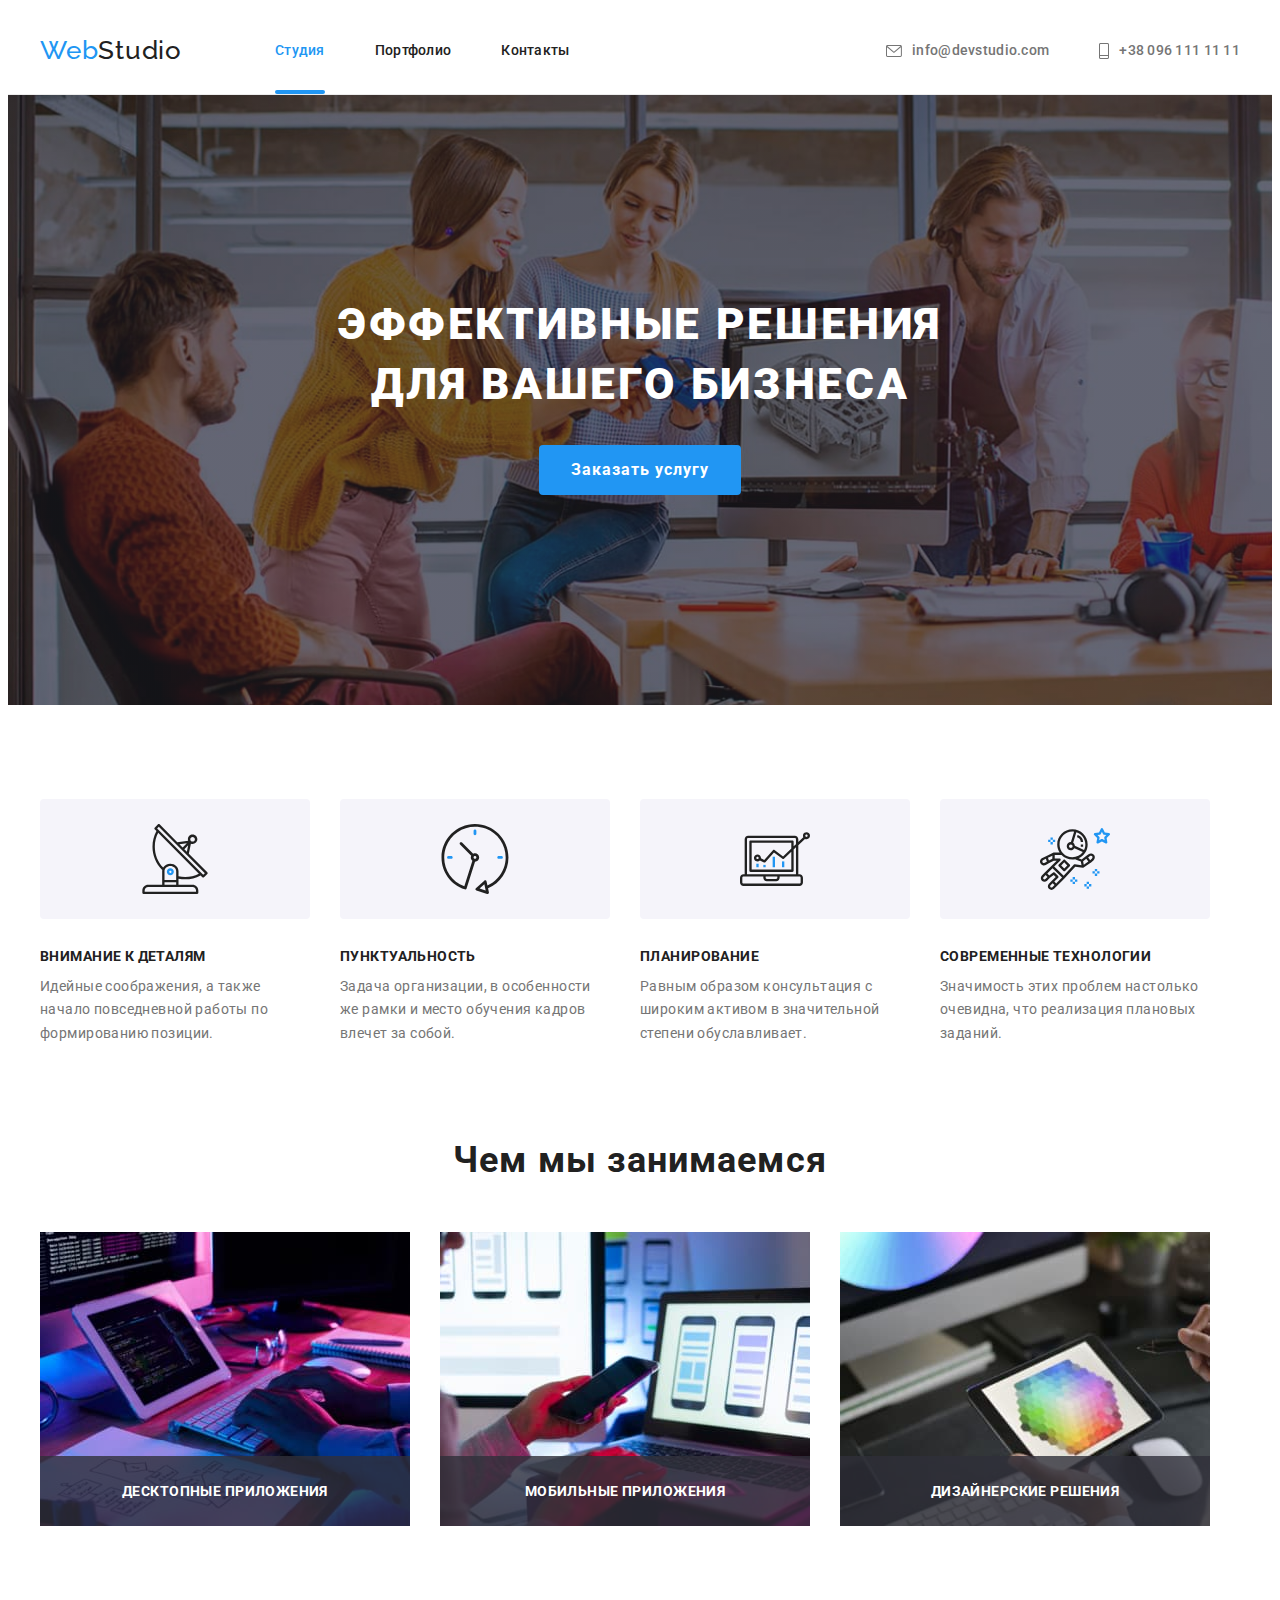
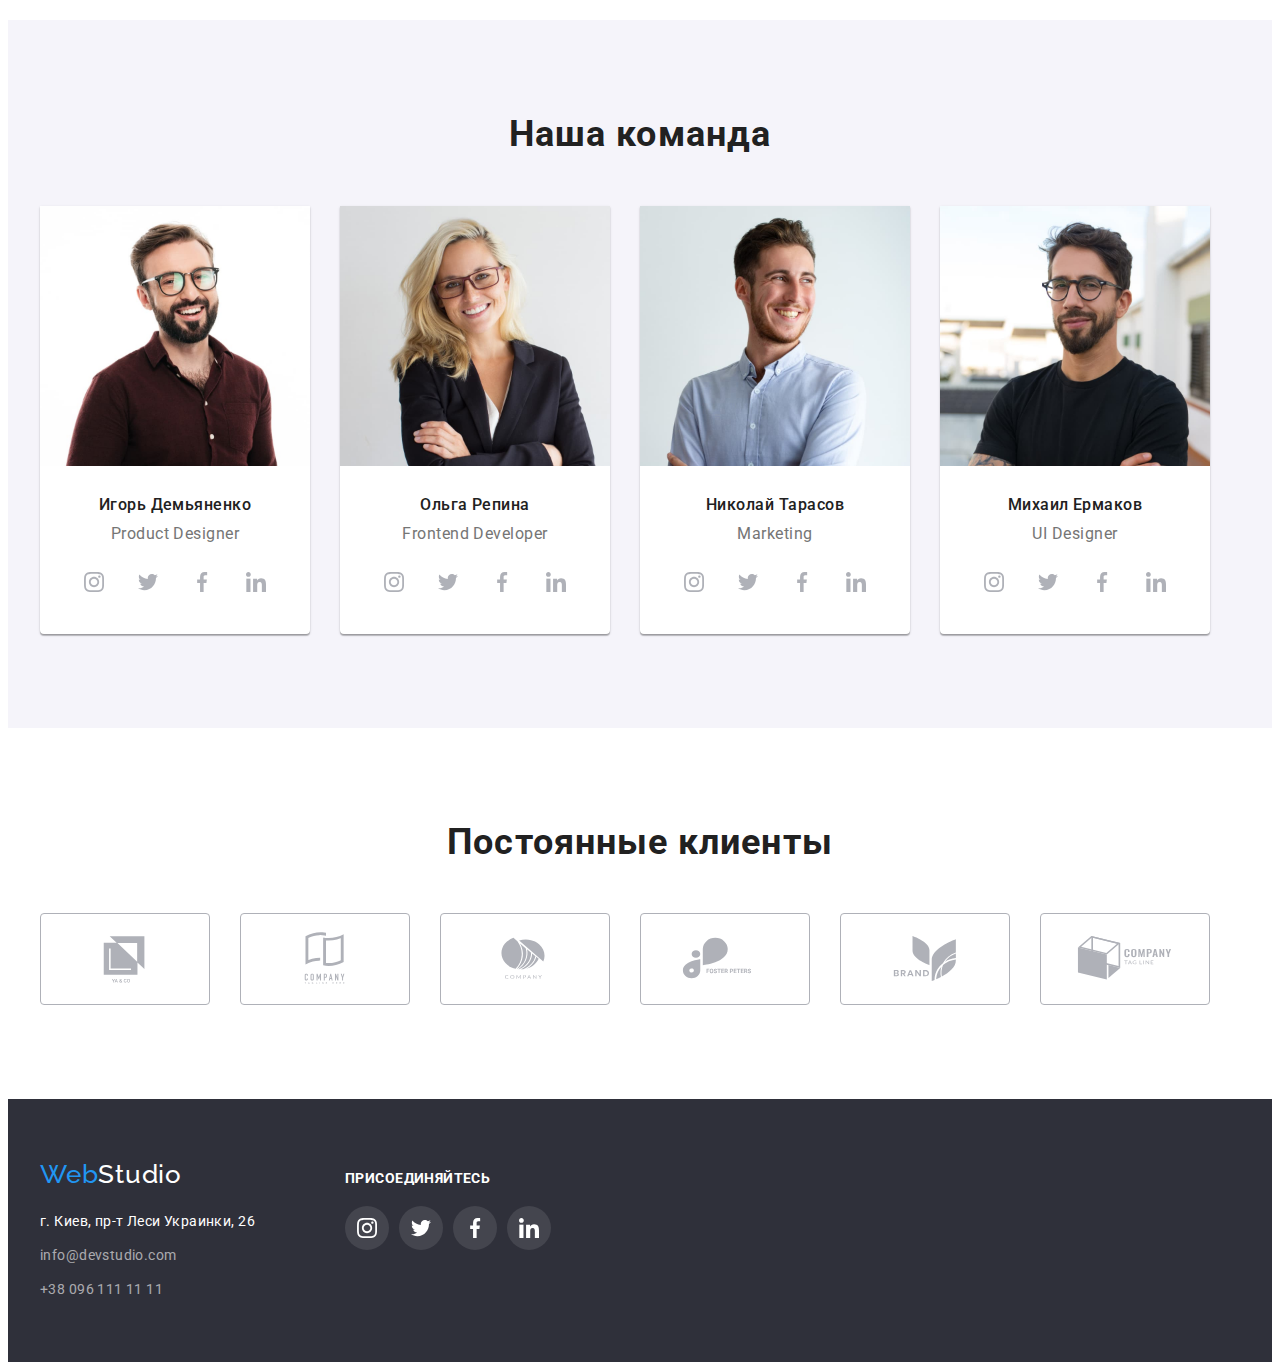
<file: index.html>
<!DOCTYPE html>
<html lang="ru">

<head>
    <meta charset="UTF-8">
    <meta http-equiv="X-UA-Compatible" content="IE=edge">
    <meta name="viewport" content="width=device-width, initial-scale=1.0">
    <title>WebStudio</title>
    <link rel="preconnect" href="https://fonts.googleapis.com">
    <link rel="preconnect" href="https://fonts.gstatic.com" crossorigin>
    <link href="https://fonts.googleapis.com/css2?family=Raleway:wght@700&family=Roboto:wght@400;500;700;900&display=swap"
    rel="stylesheet">
    <link rel="stylesheet" href="https://cdnjs.cloudflare.com/ajax/libs/modern-normalize/1.1.0/modern-normalize.min.css"
        integrity="sha512-wpPYUAdjBVSE4KJnH1VR1HeZfpl1ub8YT/NKx4PuQ5NmX2tKuGu6U/JRp5y+Y8XG2tV+wKQpNHVUX03MfMFn9Q=="
        crossorigin="anonymous" referrerpolicy="no-referrer" />
    <link rel="stylesheet" href="./CSS/styles.css">
</head>

<body class="body">
    <!--Навигация и контакты-->
    <header class="header">   
        <div class="container header-container">              
        <nav class="navigation">
            <a class="link logo" href="/">Web<span class="part-logo">Studio</span></a>
            <ul class="nav-list list">
                <li class="nav-list-item">
                    <a class="nav-link link current" href="./index.html">Студия</a></li>
                    
                <li class="nav-list-item">
                    <a class="nav-link link" href="./portfolio.html">Портфолио</a></li>
                <li class="nav-list-item">
                    <a class="nav-link link" href="">Контакты</a></li>
            </ul>
        </nav>
        <div class="">
        <ul class="contacts list">
            <li class="contacts-item">
                <a class="contacts-link link" href="mailto:info@devstudio.com">
                    <svg class="envelope" width="16" height="12">
                        <use href="./image/symbol-defs.svg#icon-envelope-hover"></use>
                    </svg>info@devstudio.com</a></li>
            <li class="contacts-item">
                <a class="contacts-link link" href="tel:+380961111111">
                    <svg class="vector" width="10" height="16">
                    <use href="./image/symbol-defs.svg#icon-Vector"></use>
                </svg>+38 096 111 11 11</a></li>
        </ul>
        </div>
        </div>
    </header>
    <main>
        <!--Герой-->
        <section class="hero">     
            <div class="container">
            <h1 class="title">Эффективные решения <br>для вашего бизнеса</h1>
            <button class="hero-button btn" type="button" data-modal-open>Заказать услугу</button> 
            </div>
        </section>
        <!--Секция 1 "качества"-->
        <section class="section-qualities">
            <div class="container">
            <h2 class="header-section-qualities">Мы гарантируем</h2>
            <ul class="qualities-list list">
                <li class="qualities-list-item">   
                    <div class="qualities-image-box">
                    <svg class="antenna" width="70" height="70">
                        <use href="./image/symbol-defs-qualities.svg#icon-antenna-1-1"></use>
                    </svg>
                    </div>
                    <h3 class="qualities-head-list">Внимание к деталям</h3>
                    <p class="qualities-list-text">Идейные соображения, а также начало повседневной работы по формированию позиции.</p>
                </li>
                <li class="qualities-list-item">   
                    <div class="qualities-image-box">
                    <svg class="clock" width="70" height="70">
                        <use href="./image/symbol-defs-qualities.svg#icon-clock-1-1"></use>
                    </svg>
                    </div>
                    <h3 class="qualities-head-list">Пунктуальность</h3>
                    <p class="qualities-list-text">Задача организации, в особенности же рамки и место обучения кадров влечет за собой.</p>
                </li>
                <li class="qualities-list-item">      
                    <div class="qualities-image-box">
                    <svg class="diagram" width="70" height="70">
                        <use href="./image/symbol-defs-qualities.svg#icon-diagram-1-1"></use>
                    </svg>
                    </div>
                    <h3 class="qualities-head-list">Планирование</h3>
                    <p class="qualities-list-text">Равным образом консультация с широким активом в значительной степени обуславливает.</p>
                </li>
                <li class="qualities-list-item"> 
                    <div class="qualities-image-box">
                    <svg class="astronaut" width="70" height="70">
                        <use href="./image/symbol-defs-qualities.svg#icon-astronaut-1-1"></use>
                    </svg>
                    </div>
                    <h3 class="qualities-head-list">Современные технологии</h3>
                    <p class="qualities-list-text">Значимость этих проблем настолько очевидна, что реализация плановых заданий.</p>
                </li>
            </ul>
        </div>
        </section>
        <!--Секция 2 "Услуги"-->
        <section class="section-services">
            <div class="container">
            <h2 class="header-section">Чем мы занимаемся</h2>
            <ul class="services-list list">
                <li class="services-list-item">
                    <div class="servicec-position">
                    <p class="additional-text services-text">Десктопные приложения</p>
                    <img src="./image/FrontEnd.jpg" alt="ФронтЕнд" width="370" class="service-img" />                   
                    </div>
                </li>
                <li class="services-list-item">
                    <div class="servicec-position">
                    <p class="additional-text services-text">Мобильные приложения</p>
                    <img src="./image/Marketing.jpg" alt="Маркетинг" width="370" class="service-img" />
                    </div>
                </li>
                <li class="services-list-item">
                    <div class="servicec-position">
                    <p class="additional-text services-text">Дизайнерские решения</p>
                    <img src="./image/Designer.jpg" alt="Дизайн" width="370" class="service-img" />
                    </div>
                </li>
                
                </ul>
            </div>
        </section>
        <!--Секция 3 "Команда"-->
        <section class="section-team">
            <div class="container">
            <h2 class="header-section">Наша команда</h2>
            <ul class="team-list list">
                <li class="team-list-item team-border">
                    <img src="./image/IgorDemyanenko.jpg" alt="Дизайнер" width="270" class="team-img" />
                    <div class="names-position">
                    <h3 class="names">Игорь Демьяненко</h3>
                    <p class="position ">Product Designer</p>
                    <ul class="social-list list">
                        <li class="social-list-item">
                            <a class="social-list-link" href="">
                                <svg class="social-list-icon" width="20" height="20" >
                                    <use href="./image/symbol-defs.svg#icon-instagram-2">
                                    </use>
                                </svg>
                            </a>
                        </li>
                        <li class="social-list-item">
                            <a class="social-list-link" href="">
                                <svg class="social-list-icon"  width="20" height="20">
                                    <use href="./image/symbol-defs.svg#icon-twitter-1">
                                    </use>
                                </svg>
                            </a>
                        </li>
                        <li class="social-list-item">
                            <a class="social-list-link" href="">
                                <svg class="social-list-icon"  width="20" height="20">
                                    <use href="./image/symbol-defs.svg#icon-facebook-1">                       
                                    </use>
                                </svg>
                            </a>
                        </li>
                        <li class="social-list-item">
                            <a class="social-list-link" href="">
                                <svg class="social-list-icon"  width="20" height="20">
                                    <use href="./image/symbol-defs.svg#icon-linkedin-1">                       
                                    </use>
                                </svg>
                            </a>
                        </li>
                    </ul>
                    </div>
                </li>
                <li class="team-list-item team-border">
                    <img src="./image/OlgaRepina.jpg" alt="Фронтенд разработчик" width="270" class="team-img" />
                    <div class="names-position">
                    <h3 class="names">Ольга Репина</h3>
                    <p class="position ">Frontend Developer</p>
                    <ul class="social-list list">
                        <li class="social-list-item">
                            <a class="social-list-link" href="">
                                <svg class="social-list-icon" width="20" height="20">
                                    <use href="./image/symbol-defs.svg#icon-instagram-2">
                                    </use>
                                </svg>
                            </a>
                        </li>
                        <li class="social-list-item">
                            <a class="social-list-link" href="">
                                <svg class="social-list-icon" width="20" height="20">
                                    <use href="./image/symbol-defs.svg#icon-twitter-1">
                                    </use>
                                </svg>
                            </a>
                        </li>
                        <li class="social-list-item">
                            <a class="social-list-link" href="">
                                <svg class="social-list-icon" width="20" height="20">
                                    <use href="./image/symbol-defs.svg#icon-facebook-1">
                                    </use>
                                </svg>
                            </a>
                        </li>
                        <li class="social-list-item">
                            <a class="social-list-link" href="">
                                <svg class="social-list-icon" width="20" height="20">
                                    <use href="./image/symbol-defs.svg#icon-linkedin-1">
                                    </use>
                                </svg>
                            </a>
                        </li>
                    </ul>
                    </div>
                </li>
                <li class="team-list-item team-border">
                    <img src="./image/NikolaiTarasov.jpg" alt="Маркетинг" width="270" class="team-img" />
                    <div class="names-position">
                    <h3 class="names">Николай Тарасов</h3>
                    <p class="position">Marketing</p>
                    <ul class="social-list list">
                        <li class="social-list-item">
                            <a class="social-list-link" href="">
                                <svg class="social-list-icon" width="20" height="20">
                                    <use href="./image/symbol-defs.svg#icon-instagram-2">
                                    </use>
                                </svg>
                            </a>
                        </li>
                        <li class="social-list-item">
                            <a class="social-list-link" href="">
                                <svg class="social-list-icon" width="20" height="20">
                                    <use href="./image/symbol-defs.svg#icon-twitter-1">
                                    </use>
                                </svg>
                            </a>
                        </li>
                        <li class="social-list-item">
                            <a class="social-list-link" href="">
                                <svg class="social-list-icon" width="20" height="20">
                                    <use href="./image/symbol-defs.svg#icon-facebook-1">
                                    </use>
                                </svg>
                            </a>
                        </li>
                        <li class="social-list-item">
                            <a class="social-list-link" href="">
                                <svg class="social-list-icon" width="20" height="20">
                                    <use href="./image/symbol-defs.svg#icon-linkedin-1">
                                    </use>
                                </svg>
                            </a>
                        </li>
                    </ul>
                    </div>
                </li>
                <li class="team-list-item team-border">
                    <img src="./image/MikhailErmakov.jpg" alt="Дизайнер интерфейсов" width="270" class="team-img" />
                    <div class="names-position">
                    <h3 class="names">Михаил Ермаков</h3>
                    <p class="position">UI Designer</p>
                    <ul class="social-list list">
                        <li class="social-list-item">
                            <a class="social-list-link" href="">
                                <svg class="social-list-icon" width="20" height="20">
                                    <use href="./image/symbol-defs.svg#icon-instagram-2">
                                    </use>
                                </svg>
                            </a>
                        </li>
                        <li class="social-list-item">
                            <a class="social-list-link" href="">
                                <svg class="social-list-icon" width="20" height="20">
                                    <use href="./image/symbol-defs.svg#icon-twitter-1">
                                    </use>
                                </svg>
                            </a>
                        </li>
                        <li class="social-list-item">
                            <a class="social-list-link" href="">
                                <svg class="social-list-icon" width="20" height="20">
                                    <use href="./image/symbol-defs.svg#icon-facebook-1">
                                    </use>
                                </svg>
                            </a>
                        </li>
                        <li class="social-list-item">
                            <a class="social-list-link" href="">
                                <svg class="social-list-icon" width="20" height="20">
                                    <use href="./image/symbol-defs.svg#icon-linkedin-1">
                                    </use>
                                </svg>
                            </a>
                        </li>
                    </ul>
                    </div>
                </li>
            </ul>
            </div>
        </section>
        <!-- Секция 4 "Постоянные клиенты" -->
        <section class="client-section">
            <div class="container">
            <h2 class="header-section">Постоянные клиенты</h2> 
            <ul class="client-list list">
                <li class="client-list-item">
                    <a class="client-list-link" href="">
                        <div class="client-image-box">
                        <svg class="logo-company" width="106" height="60">
                            <use href="./image/symbol-defs.svg#icon-Logo">
                            </use>
                        </svg>
                        </div>
                    </a>
                </li>
                <li class="client-list-item">
                    <a class="client-list-link" href="">
                        <div class="client-image-box">
                        <svg class="logo-company" width="106" height="60">
                            <use href="./image/symbol-defs.svg#icon-Logo-1">
                            </use>
                        </svg>
                        </div>
                    </a>
                </li>
                <li class="client-list-item">
                    <a class="client-list-link" href="">
                        <div class="client-image-box">
                        <svg class="logo-company" width="106" height="60">
                            <use href="./image/symbol-defs.svg#icon-Logo-2">
                            </use>
                        </svg>
                        </div>
                    </a>
                </li>
                <li class="client-list-item">
                    <a class="client-list-link" href="">
                        <div class="client-image-box">
                        <svg class="logo-company" width="106" height="60">
                            <use href="./image/symbol-defs.svg#icon-Logo-3">
                            </use>
                        </svg>
                        </div>
                    </a>
                </li>
                <li class="client-list-item">
                    <a class="client-list-link" href="">
                        <div class="client-image-box">
                        <svg class="logo-company" width="106" height="60">
                            <use href="./image/symbol-defs.svg#icon-Logo-4">
                            </use>
                        </svg>
                        </div>
                    </a>
                </li>
                <li class="client-list-item">
                    <a class="client-list-link" href="">
                        <div class="client-image-box">
                        <svg class="logo-company" width="106" height="60">
                            <use href="./image/symbol-defs.svg#icon-Logo-5">
                            </use>
                        </svg>
                        </div>
                    </a>
                </li>
            </ul>
            </div>
        </section>
        <!-- Футер -->
        <footer class="footer">          
        <div class="container">
            <div class="footer-section">
            <div class="address-block">
            <a class="link logo" href="/">Web<span class="footer-part-logo">Studio</span></a>
            <address class="footer-address">
                <ul class="address-list list">
                    <li class="address-list-item">
                        <a class="address-list-location link" href="https://goo.gl/maps/WCJeutTfx12b1jP4A">г. Киев, пр-т Леси Украинки, 26</a></li>
                    <li class="address-list-item">
                        <a class="address-list-text link" href="mailto:info@devstudio.com">info@devstudio.com</a></li>
                    <li class="address-list-item">
                        <a class="address-list-text link" href="tel:+380961111111">+38 096 111 11 11</a></li>
                </ul>
            </address>
            </div>
            <div class="footer-link-address"> 
                <h3 class="footer-text">присоединяйтесь</h3>
                <ul class="footer-list list">
                    <li class="footer-list-item">
                        <a class="footer-social-list-link" href="">
                            <svg class="footer-social-list-icon" width="20" height="20">
                                <use href="./image/symbol-defs.svg#icon-instagram-2">
                                </use>
                            </svg>
                        </a>
                    </li>
                    <li class="footer-list-item">
                        <a class="footer-social-list-link" href="">
                            <svg class="footer-social-list-icon" width="20" height="20">
                                <use href="./image/symbol-defs.svg#icon-twitter-1">
                                </use>
                            </svg>
                        </a>
                    </li>
                    <li class="footer-list-item">
                        <a class="footer-social-list-link" href="">
                            <svg class="footer-social-list-icon" width="20" height="20">
                                <use href="./image/symbol-defs.svg#icon-facebook-1">
                                </use>
                            </svg>
                        </a>
                    </li>
                    <li class="footer-list-item">
                        <a class="footer-social-list-link" href="">
                            <svg class="footer-social-list-icon" width="20" height="20">
                                <use href="./image/symbol-defs.svg#icon-linkedin-1">
                                </use>
                            </svg>
                        </a>
                    </li>
                </ul>
            </div>
            </div>
        </div>
        </footer>
        <div class="backdrop is-hidden" data-modal>
        <div class="modal">
            <button type="button" class="modal-close-btn" data-modal-close>
                <svg class="modal-close-icn" width="11" height="11">
                    <use href="./image/symbol-defs.svg#icon-Vector-2"></use>
                </svg>
            </button>
        </div>  
        </div>
        
    </main>
<script src="./js/modal.js"></script>
</body>

</html>
</file>
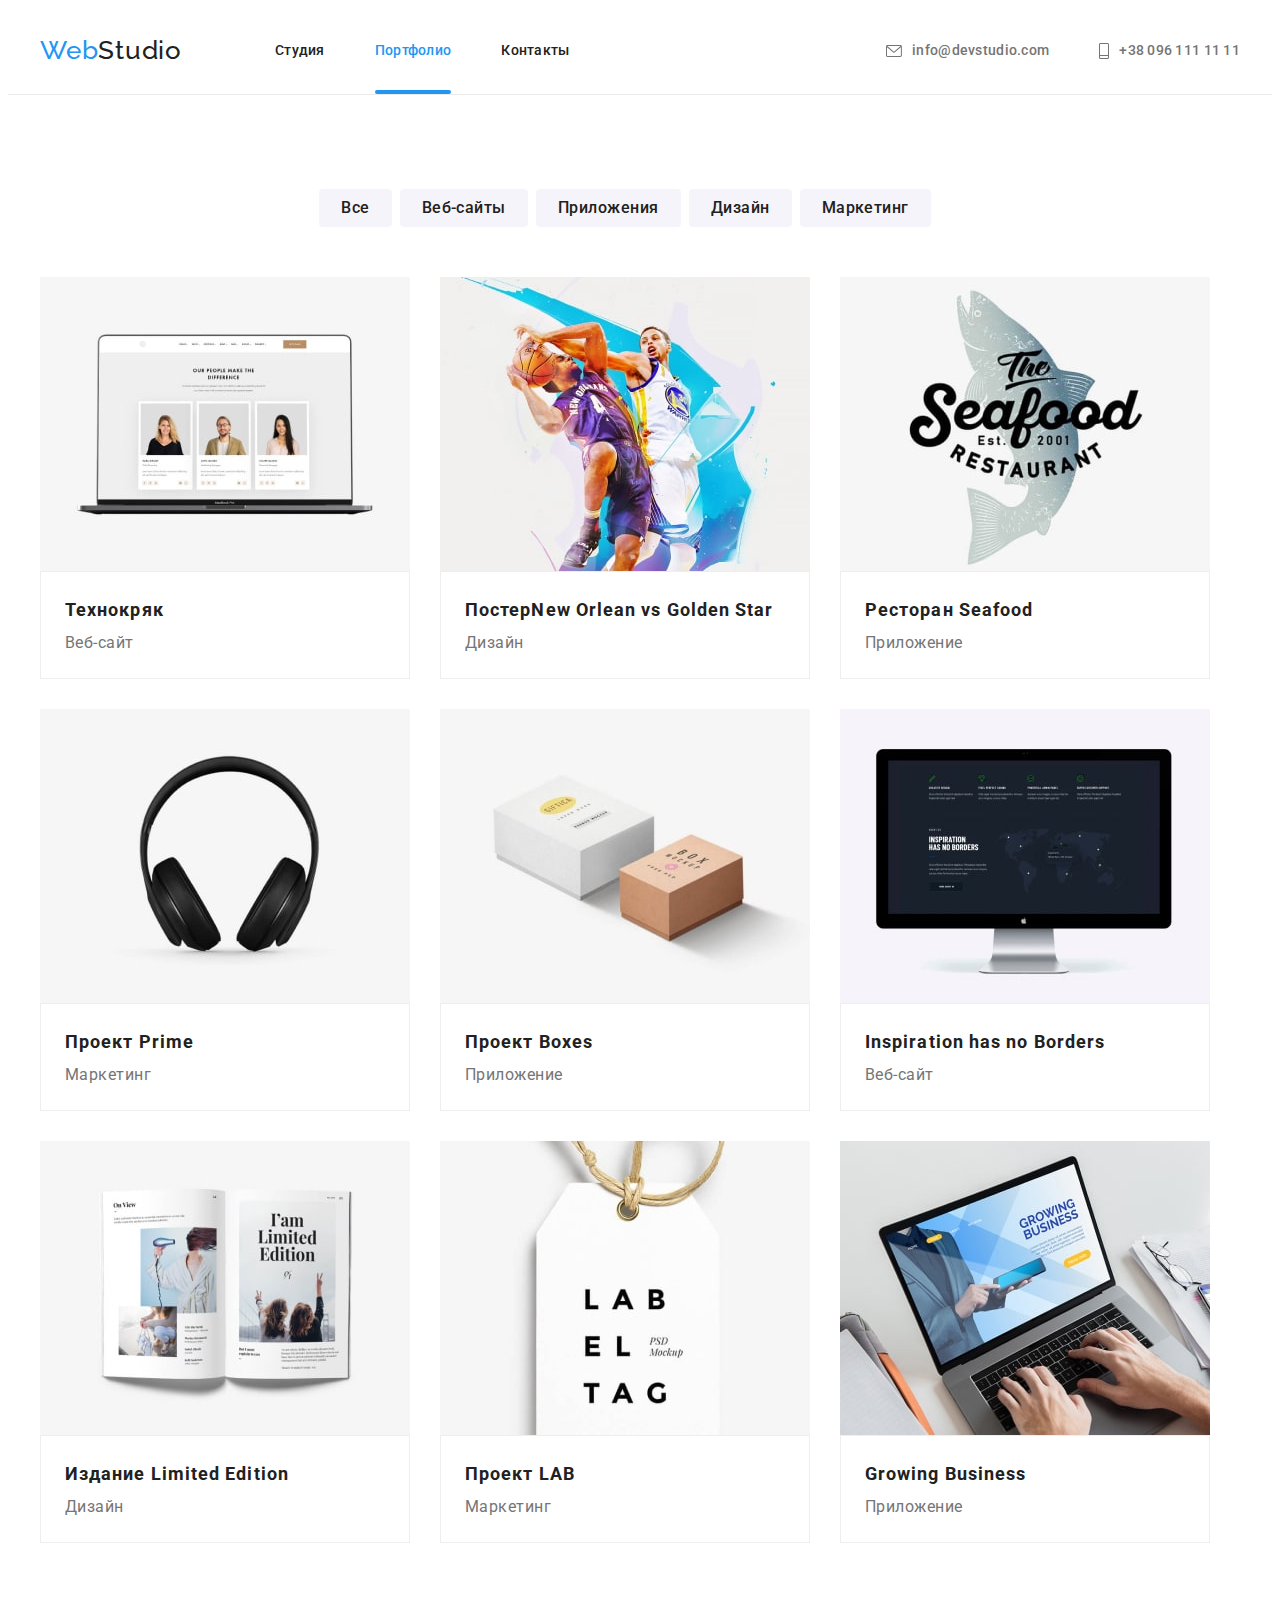
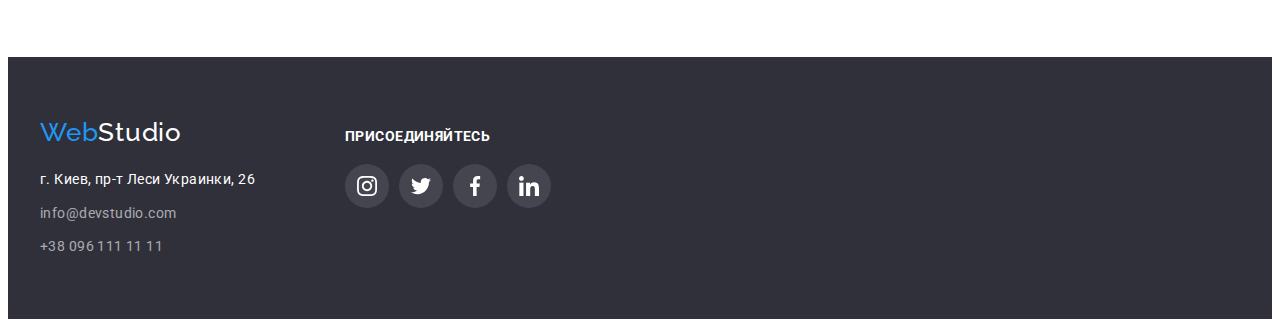
<file: portfolio.html>
<!DOCTYPE html>
<html lang="ru">

<head>
    <meta charset="UTF-8">
    <meta http-equiv="X-UA-Compatible" content="IE=edge">
    <meta name="viewport" content="width=device-width, initial-scale=1.0">
    <title>Portfolio</title>
    <link rel="preconnect" href="https://fonts.googleapis.com">
    <link rel="preconnect" href="https://fonts.gstatic.com" crossorigin>
    <link href="https://fonts.googleapis.com/css2?family=Raleway:wght@700&family=Roboto:wght@400;500;700;900&display=swap"
        rel="stylesheet">
    <link rel="stylesheet" href="https://cdnjs.cloudflare.com/ajax/libs/modern-normalize/1.1.0/modern-normalize.min.css"
            integrity="sha512-wpPYUAdjBVSE4KJnH1VR1HeZfpl1ub8YT/NKx4PuQ5NmX2tKuGu6U/JRp5y+Y8XG2tV+wKQpNHVUX03MfMFn9Q=="
            crossorigin="anonymous" referrerpolicy="no-referrer" />
    <link rel="stylesheet" href="./CSS/styles.css">
</head>
<body class="body">
    <!--Навигация и контакты-->
    <header class="header">
        <div class="container header-container">
            <nav class="navigation">
                <a class="link logo" href="/">Web<span class="part-logo">Studio</span></a>
                <ul class="nav-list list">
                    <li class="nav-list-item">
                        <a class="nav-link link" href="./index.html">Студия</a>
                    </li>
                    <li class="nav-list-item">
                        <a class="nav-link link current" href="./portfolio.html">Портфолио</a>
                    </li>
                    <li class="nav-list-item">
                        <a class="link" href="">Контакты</a>
                    </li>
                </ul>
            </nav>
            <div class="">
                <ul class="contacts list">
                    <li class="contacts-item">
                        <a class="contacts-link link" href="mailto:info@devstudio.com">
                            <svg class="envelope" width="16" height="12">
                                <use href="./image/symbol-defs.svg#icon-envelope-hover"></use>
                            </svg>info@devstudio.com</a>
                    </li>
                    <li class="contacts-item">
                        <a class="contacts-link link" href="tel:+380961111111">
                            <svg class="vector" width="10" height="16">
                                <use href="./image/symbol-defs.svg#icon-Vector"></use>
                            </svg>+38 096 111 11 11</a>
                    </li>
                </ul>
            </div>
        </div>
    </header>
    <section class="section-projects">
        <div class="container">
        <ul class="filters-list list">
            <li class="filters-list-item">
                <button class="filters-btn btn" type="button">Все</button></li>
            <li class="filters-list-item">
                <button class="filters-btn btn" type="button">Веб-сайты</button></li>
            <li class="filters-list-item">
                <button class="filters-btn btn" type="button">Приложения</button></li>
            <li class="filters-list-item">
                <button class="filters-btn btn" type="button">Дизайн</button></li>
            <li class="filters-list-item">
                <button class="filters-btn btn" type="button">Маркетинг</button></li>
        </ul>
        <h2 class="main-header-projects">Наши работы</h2>
        <ul class="projects-list list">
            <li class="projects-list-item">   
                <a class="project-list-link link" href="">
                <div class="project-list-content">
                    <img src="./image/technoquack-min.jpg" alt="technoquack" width="370" class="projects-img" />
                    <p class="overlay">Ресурс предлагает комплексные предложения с разным уровнем функционала и сервисов. Все это позволит посетителю получить
                исчерпывающие сведения о компании или частном лице.</p>
                </div>
                <div class="projects-list-position">
                    <h3 class="header-projects">Технокряк</h3>
                    <p class="projects-text">Веб-сайт</p>
                </div>
                </a>
            </li>
            <li class="projects-list-item">
                <a class="project-list-link link" href="">
                <div class="project-list-content">
                    <img src="./image/NewOrleanvsGoldenStarposter-min.jpg" alt="New Orlean vs Golden Star poster" width="370" class="projects-img" />
                    <p class="overlay">Ресурс предлагает комплексные предложения с разным уровнем функционала и сервисов. Все это позволит
                    посетителю получить
                    исчерпывающие сведения о компании или частном лице.</p>
                </div>
                <div class="projects-list-position">               
                <h3 class="header-projects">Постер<span lang="en">New Orlean vs Golden Star</span></h3>
                <p class="projects-text">Дизайн</p>
                </div>
                </a>
            </li>
            <li class="projects-list-item">
                <a class="project-list-link link" href="">
                <div class="project-list-content">
                    <img src="./image/SeafoodRestaurant-min.jpg" alt="Seafood Restaurant" width="370" class="projects-img" />
                    <p class="overlay">Ресурс предлагает комплексные предложения с разным уровнем функционала и сервисов. Все это позволит
                    посетителю получить
                    исчерпывающие сведения о компании или частном лице.</p>
                </div>
                    <div class="projects-list-position">                  
                <h3 class="header-projects">Ресторан <span lang="en">Seafood</span></h3>
                <p class="projects-text">Приложение</p>
                </div>
                </a>
            </li>
            <li class="projects-list-item">
                <a class="project-list-link link" href="">
                <div class="project-list-content">
                    <img src="./image/Primeproject-min.jpg" alt="Prime project" width="370" class="projects-img" />
                    <p class="overlay">Ресурс предлагает комплексные предложения с разным уровнем функционала и сервисов. Все это позволит
                    посетителю получить
                    исчерпывающие сведения о компании или частном лице.</p>
                </div>
                    <div class="projects-list-position">           
                <h3 class="header-projects">Проект <span lang="en">Prime</span></h3>
                <p class="projects-text">Маркетинг</p>
                </div>
                </a>
            </li>
            <li class="projects-list-item">
                <a class="project-list-link link" href="">
                <div class="project-list-content">
                    <img src="./image/ProjectBoxes-min.jpg" alt="Project Boxes" width="370" class="projects-img" />
                    <p class="overlay">Ресурс предлагает комплексные предложения с разным уровнем функционала и сервисов. Все это позволит
                    посетителю получить
                    исчерпывающие сведения о компании или частном лице.</p>
                </div>
                    <div class="projects-list-position">
                <h3 class="header-projects">Проект <span lang="en">Boxes</span></h3>
                <p class="projects-text">Приложение</p>
                </div>
                </a>
            </li>
            <li class="projects-list-item">
                <a class="project-list-link link" href="">
                <div class="project-list-content">
                    <img src="./image/InspirationhasnoBorders-min.jpg" alt="Inspiration has no Borders" width="370" class="projects-img" />
                    <p class="overlay">Ресурс предлагает комплексные предложения с разным уровнем функционала и сервисов. Все это позволит
                    посетителю получить
                    исчерпывающие сведения о компании или частном лице.</p>
                </div>
                    <div class="projects-list-position">
                <h3 lang="en" class="header-projects">Inspiration has no Borders</h3>
                <p class="projects-text">Веб-сайт</p>
                </div>
                </a>
            </li>
            <li class="projects-list-item">  
                <a class="project-list-link link" href="">
                <div class="project-list-content">
                    <img src="./image/Limitededition-min.jpg" alt="Limited edition" width="370" class="projects-img" />
                    <p class="overlay">Ресурс предлагает комплексные предложения с разным уровнем функционала и сервисов. Все это позволит
                    посетителю получить
                    исчерпывающие сведения о компании или частном лице.</p>
                </div>
                    <div class="projects-list-position">
                <h3 class="header-projects">Издание <span lang="en">Limited Edition</span></h3>
                <p class="projects-text">Дизайн</p>
                </div>
                </a>
            </li>
            <li class="projects-list-item">
                <a class="project-list-link link" href="">
                <div class="project-list-content">
                    <img src="./image/LABproject-min.jpg" alt="LAB project" width="370" class="projects-img" />
                    <p class="overlay">Ресурс предлагает комплексные предложения с разным уровнем функционала и сервисов. Все это позволит
                    посетителю получить
                    исчерпывающие сведения о компании или частном лице.</p>
                </div>
                    <div class="projects-list-position">
                <h3 class="header-projects">Проект <span lang="en">LAB</span></h3>
                <p class="projects-text">Маркетинг</p>
                </div>
                </a>
            </li>
            <li class="projects-list-item">
                <a class="project-list-link link" href="">
                <div class="project-list-content">
                    <img src="./image/GrowingBusiness-min.jpg" alt="Growing Business" width="370" class="projects-img" />
                    <p class="overlay">Ресурс предлагает комплексные предложения с разным уровнем функционала и сервисов. Все это позволит
                    посетителю получить
                    исчерпывающие сведения о компании или частном лице.</p>
                </div>
                    <div class="projects-list-position">
                <h3 lang="en" class="header-projects">Growing Business</h3>
                <p class="projects-text">Приложение</p>
                </div>
                </a>
            </li>
            
        </ul>
        </div>
    </section>
<footer class="footer">
    <div class="container">
        <div class="footer-section">
            <div class="address-block">
                <a class="link logo" href="/">Web<span class="footer-part-logo">Studio</span></a>
                <address class="footer-address">
                    <ul class="address-list list">
                        <li class="address-list-item">
                            <a class="address-list-location link" href="https://goo.gl/maps/WCJeutTfx12b1jP4A">г. Киев,
                                пр-т Леси Украинки, 26</a>
                        </li>
                        <li class="address-list-item">
                            <a class="address-list-text link" href="mailto:info@devstudio.com">info@devstudio.com</a>
                        </li>
                        <li class="address-list-item">
                            <a class="address-list-text link" href="tel:+380961111111">+38 096 111 11 11</a>
                        </li>
                    </ul>
                </address>
            </div>
            <div class="footer-link-address">
                <h3 class="footer-text">присоединяйтесь</h3>
                <ul class="footer-list list">
                    <li class="footer-list-item">
                        <a class="footer-social-list-link" href="">
                            <svg class="footer-social-list-icon" width="20" height="20">
                                <use href="./image/symbol-defs.svg#icon-instagram-2">
                                </use>
                            </svg>
                        </a>
                    </li>
                    <li class="footer-list-item">
                        <a class="footer-social-list-link" href="">
                            <svg class="footer-social-list-icon" width="20" height="20">
                                <use href="./image/symbol-defs.svg#icon-twitter-1">
                                </use>
                            </svg>
                        </a>
                    </li>
                    <li class="footer-list-item">
                        <a class="footer-social-list-link" href="">
                            <svg class="footer-social-list-icon" width="20" height="20">
                                <use href="./image/symbol-defs.svg#icon-facebook-1">
                                </use>
                            </svg>
                        </a>
                    </li>
                    <li class="footer-list-item">
                        <a class="footer-social-list-link" href="">
                            <svg class="footer-social-list-icon" width="20" height="20">
                                <use href="./image/symbol-defs.svg#icon-linkedin-1">
                                </use>
                            </svg>
                        </a>
                    </li>
                </ul>
            </div>
        </div>
    </div>
</footer>

</body>
</file>
<file: CSS/styles.css>
/*========START COMPONENTS========*/
:root {
  --main-color: #212121;
  --accent-color: #2196f3;
  --secondary-text-color: #757575;
  --third-text-color: #ffffff;
  --primary-font-family: "Roboto", sans-serif;
  --secondary-font-family: "Raleway", sans-serif;
}
.list {
  list-style: none;
  padding: 0px;
  margin: 0px;
}

.link {
  text-decoration: none;
  font-family: var(--primary-font-family);
  font-style: normal;
  font-weight: 500;
  font-size: 14px;
  line-height: 1.14;
  letter-spacing: 0.02em;

  color: var(--main-color);
  transition: color 250ms cubic-bezier(0.4, 0, 0.2, 1);
}

.link:hover,
.link:focus {
  color: var(--accent-color);
}

.btn {
  display: block;
  cursor: pointer;
}

.current {
  color: var(--accent-color);
}

.current::after {
  position: absolute;
  content: "";
  left: 0;
  bottom: -4px;
  display: block;
  width: 100%;
  height: 4px;
  border-radius: 2px;
  background-color: var(--accent-color);
}

.body {
  color: var(main-color);
  font-family: var(--primary-font-family);
}

h1,
h2,
h3,
h4,
h5,
p {
  margin-top: 0;
  margin-bottom: 0;
}

ul,
ol {
  margin-top: 0;
  margin-bottom: 0;
  padding-left: 0;
}

address {
  font-style: normal;
}

img {
  display: block;
}

.container {
  width: 1200px;
  margin-left: auto;
  margin-right: auto;
  padding-left: 15px;
  padding-right: 15px;
}

.header-container {
  display: flex;
  align-items: center;
  justify-content: space-between;
}
.social-list {
  display: flex;
  justify-content: space-between;
}

.social-list-link:hover .social-list-icon,
.social-list-link:focus .social-list-icon {
  fill: var(--third-text-color);
}
.social-list-link:hover,
.social-list-link:focus {
  background-color: var(--accent-color);
}
.social-list-link {
  display: flex;
  justify-content: center;
  align-items: center;
  width: 44px;
  height: 44px;
  border-radius: 50%;
  transition: background-color 250ms cubic-bezier(0.4, 0, 0.2, 1);
  
}
.social-list-icon {
  fill: #afb1b8;
  transition: fill 250ms cubic-bezier(0.4, 0, 0.2, 1);
}

/*========END COMPONENTS========*/
/*========START HEADER========*/

.header {
  border-bottom: 1px solid #ececec;
}

.logo {
  padding-top: 24px;
  padding-bottom: 25px;
  margin-right: 93px;
  font-family: var(--secondary-font-family);
  font-size: 26px;
  line-height: 1.19;
  letter-spacing: 0.03em;
  color: var(--accent-color);
}

.part-logo {
  color: var(--main-color);
}

.contacts-item:not(:last-child) {
  margin-right: 50px;
}

.contacts-link {
  font-family: var(--primary-font-family);
  font-style: normal;
  font-weight: 500;
  font-size: 14px;
  line-height: 1.14;
  letter-spacing: 0.02em;
  color: var(--secondary-text-color);
}
.navigation {
  display: flex;
  align-items: center;
}
.nav-list {
  display: flex;
  align-items: center;
  font-family: var(--primary-font-family);
  font-style: normal;
  font-weight: 500;
  font-size: 14px;
  line-height: 1.14;
  letter-spacing: 0.02em;
  color: var(--main-color);
}

.nav-list-item:not(:last-child) {
  margin-right: 50px;
}

.nav-link {
position: relative;
padding-top: 32px;
padding-bottom: 32px;
}


.contacts {
  display: flex;
  font-family: var(--primary-font-family);
  font-style: normal;
  font-weight: 500;
  font-size: 14px;
  line-height: 1.14;
  letter-spacing: 0.02em;
  color: var(--secondary-text-color);
}

.contacts-link {
  display: flex;
  align-items: center;
  padding-top: 35px;
  padding-bottom: 35px;
}

.envelope {
  margin-right: 10px;
  fill: currentColor;
}
.vector {
  margin-right: 10px;
  fill: currentColor;
}
.astronaut {
  background: #f5f4fa;
  border-radius: 4px;
}
/*========END HEADER========*/
/*========START HERO========*/
.hero {
  background-image: linear-gradient(
      rgba(47, 48, 58, 0.4),
      rgba(47, 48, 58, 0.4)
    ),
    url("../image/background-image.jpg");
  background-size: cover;
  background-color: #2f303a66;
  padding-top: 200px;
  padding-bottom: 210px;
}

.title {
  margin-bottom: 30px;
  font-family: var(--primary-font-family);
  font-style: normal;
  font-weight: 900;
  font-size: 44px;
  line-height: 1.36;
  letter-spacing: 0.06em;
  text-transform: uppercase;
  text-align: center;
  color: var(--third-text-color);
}

.hero-button {
  margin: 0 auto;
  border: none;
  padding-top: 10px;
  padding-bottom: 10px;
  padding-right: 32px;
  padding-left: 32px;
  border-radius: 4px;
  font-family: var(--primary-font-family);
  font-style: normal;
  font-weight: bold;
  font-size: 16px;
  line-height: 1.87;
  display: block;
  align-items: center;
  letter-spacing: 0.06em;
  color: var(--third-text-color);
  background: var(--accent-color);
  transition: background-color 250ms cubic-bezier(0.4, 0, 0.2, 1), 
  color 250ms cubic-bezier(0.4, 0, 0.2, 1) ;
}
.hero-button:hover,
.hero-button:focus {
  background: #188ce8;
}

/*========END HERO========*/
/*========1 SECTION START========*/
.section-qualities {
  padding-bottom: 94px;
  padding-top: 94px;
}
.qualities-picture {
  display: flex;
}
.qualities-picture-items {
}
.header-section-qualities {
  display: none;
}
.qualities-head-list {
  margin-bottom: 10px;
}
.qualities-list {
  display: flex;
}
.qualities-list-item {
  width: 270px;
}
.qualities-image-box {
  margin-bottom: 30px;
  display: flex;
  justify-content: center;
  align-items: center;
  width: 270px;
  height: 120px;
  background: #f5f4fa;
  border-radius: 4px;
}
.qualities-list-item:not(:last-child) {
  margin-right: 30px;
}
.qualities-head-list {
  font-family: var(--primary-font-family);
  font-style: normal;
  font-weight: bold;
  font-size: 14px;
  line-height: 1.14;
  letter-spacing: 0.03em;
  text-transform: uppercase;

  color: var(--main-color);
}

.qualities-list-text {
  font-family: var(--primary-font-family);
  font-style: normal;
  font-weight: normal;
  font-size: 14px;
  line-height: 1.71;

  letter-spacing: 0.03em;

  color: var(--secondary-text-color);
}
/*========1 SECTION END========*/
/*========2 SECTION START========*/

.section-services {
  padding-bottom: 94px;
}

.servicec-position {
  position: relative;
}

.services-text {
font-family: 'Roboto';
font-style: normal;
font-weight: 700;
font-size: 14px;
line-height: 16px;
text-align: center;
letter-spacing: 0.03em;
text-transform: uppercase;

color: #FFFFFF;
}
.additional-text{
  background-color: rgba(47, 48, 58, 0.8); 
  padding-top: 27px;
  padding-bottom: 27px;
  position: absolute;
  bottom: 0;
  right: 0;
  left: 0;
  justify-content: center;
  align-items: center;
  display: flex;
}

.header-section {
  margin-bottom: 50px;
  font-family: var(--primary-font-family);
  font-style: normal;
  font-weight: bold;
  font-size: 36px;
  line-height: 1.16;
  letter-spacing: 0.03em;
  text-align: center;
  color: var(--main-color);
}
.services-list {
  display: flex;
}
.services-list-item:not(:last-child) {
  padding-right: 30px;
}

/*========2 SECTION END========*/
/*========3 SECTION START========*/
.section-team {
  padding-top: 94px;
  padding-bottom: 94px;
  background: #f5f4fa;
}

.team-list {
  display: flex;
}
.team-list-item:not(:last-child) {
  margin-right: 30px;
}
.team-list-item {
  background-color: var(--third-text-color);
  box-shadow: 0px 1px 3px rgba(0, 0, 0, 0.12), 0px 1px 1px rgba(0, 0, 0, 0.14),
    0px 2px 1px rgba(0, 0, 0, 0.2);
  border-radius: 0px 0px 4px 4px;
}

.names-position {
  padding-right: 32px;
  padding-left: 32px;
  padding-top: 30px;
  padding-bottom: 30px;
}
.names {
  padding-bottom: 10px;
  font-family: var(--primary-font-family);
  font-style: normal;
  font-weight: 500;
  font-size: 16px;
  line-height: 1.18;
  text-align: center;
  letter-spacing: 0.03em;
  color: var(--main-color);
}

.position {
  margin-bottom: 16px;
  font-family: var(--primary-font-family);
  font-style: normal;
  font-weight: normal;
  font-size: 16px;
  line-height: 1.18;
  text-align: center;
  letter-spacing: 0.03em;

  color: var(--secondary-text-color);
}

/*========3 SECTION END========*/
/* ========4 SECTION START======== */
.client-section {
  padding-top: 94px;
  padding-bottom: 94px;
}
.header-section {
  margin-bottom: 50px;
}
.client-list {
  display: flex;
}
.client-list-item:not(:last-child) {
  margin-right: 30px;
}
.client-image-box {
  display: flex;
  justify-content: center;
  align-items: center;
  border: 1px solid #afb1b8;
  box-sizing: border-box;
  border-radius: 4px;
  width: 170px;
  height: 92px;
  transition: border-color 250ms cubic-bezier(0.4, 0, 0.2, 1);
}

.logo-company {
  fill: #afb1b8;
  transition: fill 250ms cubic-bezier(0.4, 0, 0.2, 1);
}

.client-list-link:hover .client-image-box,
.client-list-link:focus .client-image-box {
  border-color: var(--accent-color);
}

.client-list-link:hover .logo-company,
.client-list-link:focus .logo-company {
  fill: var(--accent-color);
}

/*========PORTFOLIO START========*/
.section-projects {
  padding-top: 94px;
  padding-bottom: 114px;
}
.main-header-projects {
  display: none;
}

.filters-list {
  margin-bottom: 50px;
  display: flex;
  justify-content: center;
  padding-right: 30px;
}

.filters-list-item:not(:last-child) {
  margin-right: 8px;
}

.filters-btn {
  padding-top: 6px;
  padding-bottom: 6px;
  padding-right: 22px;
  padding-left: 22px;
  background: #f5f4fa;
  border: none;
  border-radius: 4px;
  font-family: var(--primary-font-family);
  font-style: normal;
  font-weight: 500;
  font-size: 16px;
  line-height: 1.62;
  text-align: center;
  letter-spacing: 0.03em;
  color: var(--main-color);
  transition: color 250ms cubic-bezier(0.4, 0, 0.2, 1), background-color 250ms cubic-bezier(0.4, 0, 0.2, 1) ;
}

.filters-btn:hover,
.filters-btn:focus {
  background: var(--accent-color);
  color: var(--third-text-color);
}

.projects-list {
  margin-right: -30px;
  display: flex;
  flex-wrap: wrap;
}

.projects-list-position {
  padding-top: 20px;
  padding-bottom: 20px;
  padding-left: 24px;
  padding-right: 24px;
  background: #ffffff;
  border: 1px solid #eeeeee;
  box-sizing: border-box;
}
.project-list-link {
  display: block;
  
}
.project-list-link:hover .overlay,
.project-list-link:focus .overlay {
  transform: translateY(0%);
}

.project-list-link:hover,
.project-list-link:focus {
  box-shadow: 0px 1px 1px rgba(0, 0, 0, 0.12), 0px 4px 4px rgba(0, 0, 0, 0.06),
    1px 4px 6px rgba(0, 0, 0, 0.16);
}
.projects-list-item:not(:nth-child(3n)) {
  margin-right: 30px;
}

.projects-list-item:not(:nth-last-child(-n + 3)) {
  margin-bottom: 30px;
}

.projects-img {
  width: 370px;
}

.header-projects {
  font-family: var(--primary-font-family);
  font-style: normal;
  font-weight: bold;
  font-size: 18px;
  line-height: 2;
  letter-spacing: 0.06em;
  color: var(--main-color);
}

.projects-text {
  font-family: var(--primary-font-family);
  font-style: normal;
  font-weight: normal;
  font-size: 16px;
  line-height: 1.87;
  letter-spacing: 0.03em;
  color: var(--secondary-text-color);
}

.project-list-content {
  position: relative;
  overflow: hidden;
}

.overlay {
  background: rgba(33, 150, 243, 0.9);
  padding: 63px 24px;
  position: absolute;
  top: 0;
  right: 0;
  left: 0;
  height: 294px;
  weight: 370px;
  font-family: 'Roboto';
  font-style: normal;
  font-weight: 400;
  font-size: 18px;
  line-height: 156%;
  letter-spacing: 0.03em;
  color: #FFFFFF;
  overflow: auto;
  transform: translateY(100%);
  transition: transform 250ms cubic-bezier(0.4, 0, 0.2, 1);
}
/*========PORTFOLIO END========*/
/*========FOOTER START========*/
.footer {
  display: flex;
  background: #2f303a;
  padding-top: 60px;
  padding-bottom: 60px;
}

.footer-address {
  margin-top: 20px;
}
.address-list-location {
  font-family: var(--primary-font-family);
  font-style: normal;
  font-weight: normal;
  font-size: 14px;
  line-height: 1.71;
  letter-spacing: 0.03em;
  color: var(--third-text-color);
}
.footer-part-logo {
  color: var(--third-text-color);
}
.address-list-item:not(:last-child) {
  margin-bottom: 10px;
}
.address-list-text {
  font-family: var(--primary-font-family);
  font-style: normal;
  font-weight: normal;
  font-size: 14px;
  line-height: 1.71;

  letter-spacing: 0.03em;

  color: rgba(255, 255, 255, 0.6);
}
.footer-list {
  display: flex;
  justify-content: space-between;
}
.footer-text {
  padding-bottom: 20px;
  font-family: var(--primary-font-family);
  font-style: normal;
  font-weight: bold;
  font-size: 14px;
  line-height: 16px;
  letter-spacing: 0.03em;
  text-transform: uppercase;

  color: var(--third-text-color);
}
.address-block {
  margin-right: 70px;
}
.footer-social-list-link:hover .footer-social-list-icon,
.footer-social-list-link:focus .footer-social-list-icon {
  fill: var(--third-text-color);
}
.footer-social-list-link:hover,
.footer-social-list-link:focus {
  background-color: var(--accent-color);
}
.footer-social-list-link {
  display: flex;
  justify-content: center;
  align-items: center;
  width: 44px;
  height: 44px;
  background-color: rgba(255, 255, 255, 0.1);
  border-radius: 50%;
  transition: background-color 250ms cubic-bezier(0.4, 0, 0.2, 1);
}

.footer-social-list-icon {
  fill: var(--third-text-color);
}

.footer-section {
  display: flex;
  align-items: baseline;
}

.footer-link-address {
  width: 206px;
  height: 80px;
}
/*========FOOTER END========*/
.backdrop {
  position: fixed;
  top: 0;
  left: 0;
  width: 100vw;
  height: 100vh;
  background-color: rgba(0, 0, 0, 0.2);
  transition: opacity 250ms linear, visibility 250ms linear;
}
.modal {
  position: absolute;
  top: 50%;
  left: 50%;
  transform: translate(-50%, -50%);
  width: 528px;
  height: 580px;
  background-color: var(--third-text-color)
}
.modal-close-btn {
  position: absolute;
  top: 8px;
  right: 8px;
  display: flex;
  justify-content: center;
  align-items: center;
  width: 30px;
  height: 30px;
  border-radius: 50%;
  border: 1px solid rgba(0, 0, 0, 0.1);
  background-color: transparent;
  padding: 0px;
  cursor: pointer;
}

.backdrop.is-hidden {
  opacity: 0;
  visibility: hidden;
  pointer-events: none;
  
}
</file>
